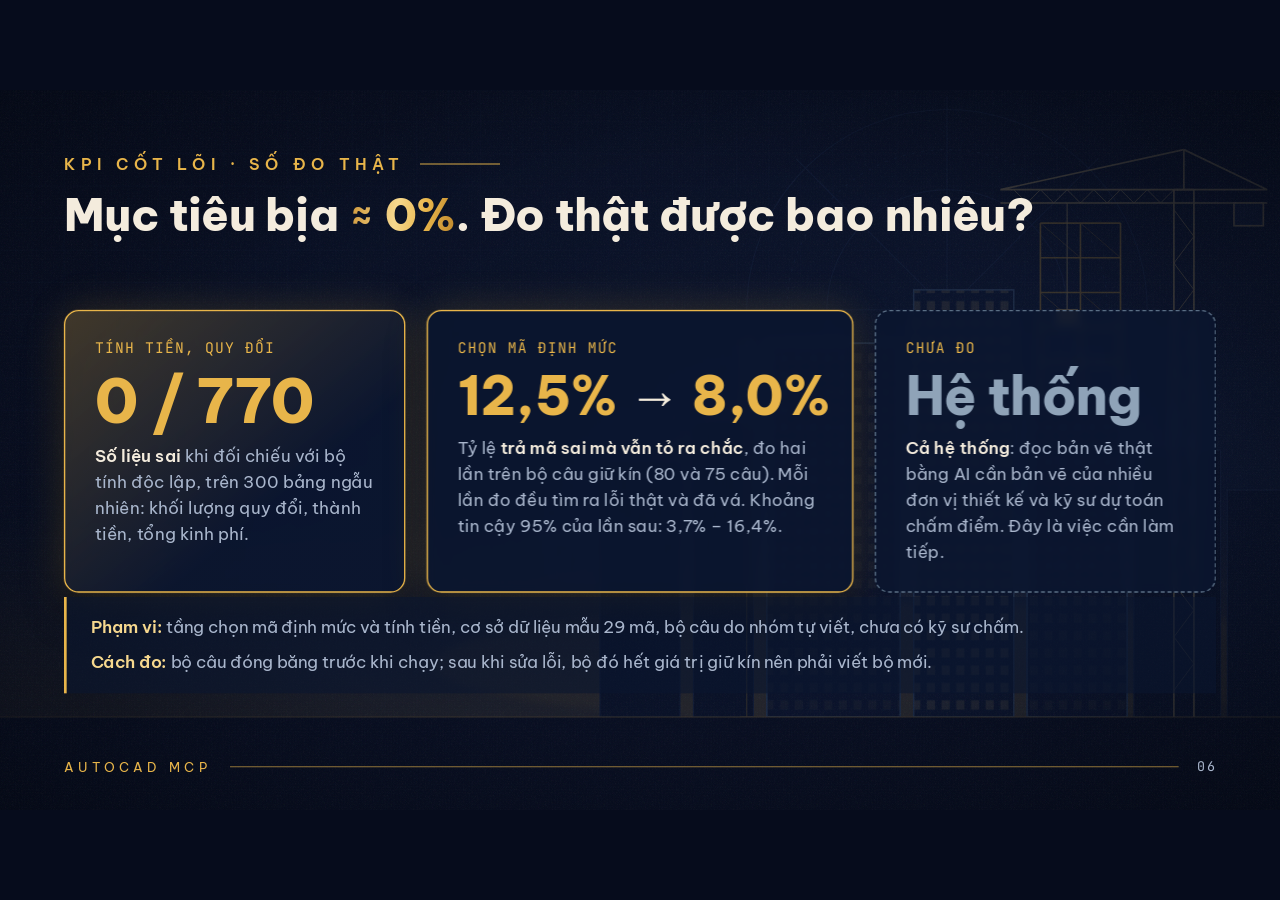
<file: slides/slide06.html>
<!doctype html>
<html lang="vi">
<head>
<meta charset="utf-8">
<meta name="viewport" content="width=device-width,initial-scale=1">
<title>06 · KPI cốt lõi</title>
<link rel="preconnect" href="https://fonts.googleapis.com"><link rel="preconnect" href="https://fonts.gstatic.com" crossorigin>
<link href="https://fonts.googleapis.com/css2?family=Be+Vietnam+Pro:wght@400;500;600;700;800;900&family=Noto+Serif:ital,wght@1,400;1,500&family=JetBrains+Mono:wght@400;500;600&display=swap" rel="stylesheet">
<link href="deck.css" rel="stylesheet">
<style>
  .head { position: absolute; left: 96px; top: 96px; display: flex; flex-direction: column; gap: 22px; z-index: 3; }
  .head h2 { font-size: 68px; }
  .grid { position: absolute; left: 96px; right: 96px; top: 330px; display: grid; grid-template-columns: 1fr 1.25fr 1fr; gap: 32px; z-index: 3; }
  .grid .card { padding: 40px 44px; display: flex; flex-direction: column; gap: 18px; }
  .grid .tag { font-family: var(--mono); font-size: 22px; letter-spacing: 2px; color: var(--gold); text-transform: uppercase; }
  .grid .big { font-size: 92px; white-space: nowrap; }
  .grid .big.sm { font-size: 80px; }
  .grid p { font-size: 26px; line-height: 1.5; color: var(--muted); }
  .grid p b { color: var(--ink); font-weight: 600; }
  .grid .card.hero { background: linear-gradient(140deg, rgba(232,181,74,.25), rgba(11,22,48,.85) 65%); }
  .grid .card.todo { border-style: dashed; border-color: #5B6F85; box-shadow: none; }
  .grid .card.todo .big { color: #8FA3B8; }
  .arrow { color: var(--ink); font-weight: 500; }
  .scope { position: absolute; left: 96px; right: 96px; top: 760px; z-index: 3; display: flex; flex-direction: column; gap: 14px; padding: 28px 36px; border-left: 4px solid var(--gold); background: rgba(11,22,48,.6); }
  .scope p { font-size: 25px; line-height: 1.5; color: var(--muted); }
  .scope b { color: var(--gold-2); font-weight: 600; }
</style>
</head>
<body>
<div class="stage" id="stage">
  <div class="bg"><div class="kb"><img class="scene" src="assets/scene-city.svg" alt=""></div></div>
  <div class="scrim full"></div><div class="vignette"></div><div class="grain"></div>

  <section class="head">
    <div class="eyebrow anim" style="--d:.2s">KPI cốt lõi · số đo thật</div>
    <h2><span class="mask"><span class="line" style="--d:.4s">Mục tiêu bịa <span class="hl">≈ 0%</span>. Đo thật được bao nhiêu?</span></span></h2>
  </section>

  <div class="grid">
    <div class="card glow hero anim" style="--d:.7s">
      <span class="tag">Tính tiền, quy đổi</span>
      <div class="big">0 / <span class="num" data-v="8592" data-delay="1">0</span></div>
      <p><b>Số liệu sai</b> khi đối chiếu với bộ tính độc lập, trên 300 bảng ngẫu nhiên: khối lượng quy đổi, thành tiền, tổng kinh phí.</p>
    </div>
    <div class="card glow anim" style="--d:.9s">
      <span class="tag">Chọn mã định mức</span>
      <div class="big sm">12,5% <span class="arrow">→</span> 8,0%</div>
      <p>Tỷ lệ <b>trả mã sai mà vẫn tỏ ra chắc</b>, đo hai lần trên bộ câu giữ kín (80 và 75 câu). Mỗi lần đo đều tìm ra lỗi thật và đã vá. Khoảng tin cậy 95% của lần sau: 3,7% – 16,4%.</p>
    </div>
    <div class="card todo anim" style="--d:1.1s">
      <span class="tag">Chưa đo</span>
      <div class="big sm">Hệ thống</div>
      <p><b>Cả hệ thống</b>: đọc bản vẽ thật bằng AI cần bản vẽ của nhiều đơn vị thiết kế và kỹ sư dự toán chấm điểm. Đây là việc cần làm tiếp.</p>
    </div>
  </div>

  <div class="scope anim" style="--d:1.5s">
    <p><b>Phạm vi:</b> tầng chọn mã định mức và tính tiền, cơ sở dữ liệu mẫu 29 mã, bộ câu do nhóm tự viết, chưa có kỹ sư chấm.</p>
    <p><b>Cách đo:</b> bộ câu đóng băng trước khi chạy; sau khi sửa lỗi, bộ đó hết giá trị giữ kín nên phải viết bộ mới.</p>
  </div>

  <footer class="foot anim" style="--d:1.8s">AUTOCAD MCP<span class="pg">06</span></footer>
</div>
<script src="deck.js"></script>
</body>
</html>
</file>
<file: slides/deck.css>
/* ===== AutoCAD MCP · Pitch deck · phong cách navy + vàng (TDU) ===== */
:root {
  --navy: #0B1630;
  --navy-2: #102044;
  --navy-3: #16294F;
  --ink: #F4ECDD;
  --muted: #A9B6CC;
  --gold: #E8B54A;
  --gold-2: #F6D88E;
  --red: #FF4D4F;
  --blue: #8FC1EA;
  --line: rgba(232, 181, 74, .45);
  --card: rgba(11, 22, 48, .78);
  --sans: "Be Vietnam Pro", "Segoe UI", Arial, sans-serif;
  --serif: "Noto Serif", Georgia, serif;
  --mono: "JetBrains Mono", Consolas, monospace;
  --ease: cubic-bezier(.16, 1, .3, 1);
}

* { box-sizing: border-box; margin: 0; padding: 0; }
html, body { width: 100%; height: 100%; overflow: hidden; background: #060C1C; }
body { font-family: var(--sans); color: var(--ink); cursor: pointer; -webkit-font-smoothing: antialiased; }

/* Sân khấu cố định 1920×1080, co giãn vừa khung */
.stage {
  position: absolute; left: 50%; top: 50%;
  width: 1920px; height: 1080px;
  transform: translate(-50%, -50%) scale(var(--s, 1));
  overflow: hidden; background: var(--navy);
}

/* ---------- Nền ---------- */
.bg { position: absolute; inset: 0; overflow: hidden; }
.bg .scene { position: absolute; inset: 0; width: 100%; height: 100%; object-fit: cover; }
.bg .photo { position: absolute; inset: 0; width: 100%; height: 100%; object-fit: cover; opacity: 0; transition: opacity 1.2s ease; }
body.has-photo .bg .photo { opacity: 1; }
body.has-photo .bg .scene { opacity: 0; }
.run .bg .kb { animation: kb 22s ease-out both; }
.kb { position: absolute; inset: 0; transform-origin: var(--kb-origin, 70% 50%); }
@keyframes kb { from { transform: scale(1.12); } to { transform: scale(1); } }

.scrim { position: absolute; inset: 0; background: linear-gradient(90deg, rgba(8,15,34,.97) 0%, rgba(8,15,34,.9) 34%, rgba(8,15,34,.45) 62%, rgba(8,15,34,.15) 100%); }
.scrim.full { background: rgba(8,15,34,.78); }
.scrim.bottom { background: linear-gradient(0deg, rgba(8,15,34,.95) 0%, rgba(8,15,34,.55) 55%, rgba(8,15,34,.35) 100%); }
.vignette { position: absolute; inset: 0; background: radial-gradient(ellipse at 50% 50%, transparent 55%, rgba(3,7,18,.75) 100%); pointer-events: none; }
.grain { position: absolute; inset: -50%; opacity: .07; pointer-events: none;
  background-image: url("data:image/svg+xml,%3Csvg xmlns='http://www.w3.org/2000/svg' width='160' height='160'%3E%3Cfilter id='n'%3E%3CfeTurbulence baseFrequency='.9' numOctaves='2'/%3E%3C/filter%3E%3Crect width='160' height='160' filter='url(%23n)'/%3E%3C/svg%3E");
  animation: grain 1.2s steps(4) infinite; }
@keyframes grain { 0%{transform:translate(0,0)} 25%{transform:translate(-3%,2%)} 50%{transform:translate(2%,-3%)} 75%{transform:translate(-2%,-1%)} 100%{transform:translate(0,0)} }

/* Bụi vàng bay */
.dust { position: absolute; inset: 0; pointer-events: none; }
.dust i { position: absolute; width: 4px; height: 4px; border-radius: 50%; background: var(--gold-2); box-shadow: 0 0 10px var(--gold); opacity: 0; animation: float 9s linear infinite; }
@keyframes float { 0%{opacity:0; transform:translateY(0)} 15%{opacity:.8} 100%{opacity:0; transform:translateY(-320px) translateX(60px)} }

/* ---------- Thương hiệu ---------- */
.brand { position: absolute; left: 96px; top: 72px; display: flex; align-items: center; gap: 28px; z-index: 5; }
.brand .logo { width: 104px; height: 104px; padding: 8px; border: 2px solid var(--line); background: rgba(255,255,255,.04); }
.brand .logo img { width: 100%; height: 100%; object-fit: contain; display: block; }
.brand .name { font-size: 22px; letter-spacing: 7px; color: var(--ink); opacity: .9; font-weight: 500; }
.brand.small .logo { width: 72px; height: 72px; padding: 6px; }
.brand.small .name { font-size: 18px; letter-spacing: 6px; }

/* ---------- Chữ ---------- */
.eyebrow { display: flex; align-items: center; gap: 24px; font-size: 24px; letter-spacing: 8px; text-transform: uppercase; color: var(--gold); font-weight: 600; }
.eyebrow::after { content: ""; width: 120px; height: 2px; background: var(--gold); opacity: .7; }
.eyebrow .tag { padding: 6px 14px; border: 1.5px solid var(--gold); border-radius: 6px; letter-spacing: 4px; font-family: var(--mono); font-size: 20px; }
h1, h2 { font-weight: 800; line-height: 1.04; letter-spacing: -1px; }
h1 { font-size: 132px; text-transform: uppercase; }
h2 { font-size: 72px; line-height: 1.12; }
.hl { background: linear-gradient(100deg, #C98E2E 0%, #F6D88E 45%, #E8B54A 70%, #B9822A 100%); -webkit-background-clip: text; background-clip: text; color: transparent; -webkit-text-fill-color: transparent; padding-block: .3em; -webkit-box-decoration-break: clone; box-decoration-break: clone; }
.mask .line.hl { margin-block: -.3em; }
.serif { font-family: var(--serif); font-style: italic; font-weight: 400; }
.lead { font-family: var(--serif); font-style: italic; font-size: 46px; line-height: 1.3; color: var(--ink); }
.body { font-size: 28px; line-height: 1.5; color: var(--muted); }
.mono { font-family: var(--mono); }
.rule { width: 128px; height: 6px; background: #D2482F; border-radius: 2px; }

.mask { display: block; overflow: hidden; padding: .3em 0 .25em; margin: -.3em 0 -.25em; }
.mask .line { display: block; transform: translateY(110%); }
.run .mask .line { animation: up 1s var(--ease) both; animation-delay: var(--d, 0s); }
@keyframes up { to { transform: translateY(0); } }

.anim { opacity: 0; }
.run .anim { animation: fadeUp .9s var(--ease) both; animation-delay: var(--d, 0s); }
@keyframes fadeUp { from { opacity: 0; transform: translateY(28px); } to { opacity: 1; transform: none; } }
.run .anim.zoom { animation-name: zoomIn; }
@keyframes zoomIn { from { opacity: 0; transform: scale(.92); } to { opacity: 1; transform: none; } }
.run .anim.left { animation-name: fromLeft; }
@keyframes fromLeft { from { opacity: 0; transform: translateX(-40px); } to { opacity: 1; transform: none; } }

/* ---------- Thành phần ---------- */
.chips { display: flex; gap: 22px; list-style: none; flex-wrap: wrap; }
.chips li { font-family: var(--serif); font-size: 32px; padding: 12px 40px; border: 2px solid var(--gold); border-radius: 999px; color: var(--ink); background: rgba(11,22,48,.55); }

.card { background: var(--card); border: 2px solid var(--line); border-radius: 22px; overflow: hidden; backdrop-filter: blur(6px); box-shadow: 0 30px 60px rgba(0,0,0,.35); }
.card.glow { border-color: var(--gold); box-shadow: 0 0 0 1px rgba(232,181,74,.2), 0 0 60px rgba(232,181,74,.18), 0 30px 60px rgba(0,0,0,.35); }
.big { font-weight: 800; font-size: 76px; line-height: 1; color: var(--gold); letter-spacing: -1px; }
.pill { display: flex; align-items: center; gap: 22px; padding: 20px 36px; border: 2px solid var(--gold); border-radius: 22px; background: rgba(11,22,48,.7); font-size: 28px; font-weight: 600; }
.pill .ico { width: 56px; height: 56px; color: var(--gold); flex: none; }
.pill .sep { width: 2px; height: 48px; background: var(--line); }
.check { display: flex; align-items: center; gap: 16px; font-size: 26px; color: var(--muted); }
.check svg { width: 44px; height: 44px; color: var(--gold); flex: none; }

/* Ảnh minh hoạ trong khung: dùng ảnh thật nếu có (data-photo), không thì giữ hình vẽ */
.frame { position: relative; overflow: hidden; }
.frame > .ph { position: absolute; inset: 0; width: 100%; height: 100%; object-fit: cover; opacity: 0; transition: opacity .8s; }
.frame.loaded > .ph { opacity: 1; }
.frame.loaded > .art { visibility: hidden; }

/* Chân trang */
.foot { position: absolute; left: 96px; right: 96px; bottom: 52px; display: flex; align-items: center; gap: 28px; font-size: 20px; letter-spacing: 6px; color: var(--gold); z-index: 5; }
.foot::after { content: ""; flex: 1; height: 1.5px; background: var(--line); order: 1; }
.foot .pg { order: 2; font-family: var(--mono); letter-spacing: 2px; color: var(--muted); }
.note { font-size: 20px; color: var(--muted); letter-spacing: 1px; font-style: italic; }

/* ---------- Laptop + ứng dụng (mockup) ---------- */
.laptop { position: absolute; }
.laptop .lid { position: relative; background: #0A0F1C; border: 2px solid #2A3550; border-radius: 26px 26px 6px 6px; padding: 22px; box-shadow: 0 50px 90px rgba(0,0,0,.55), 0 0 80px rgba(232,181,74,.12); }
.laptop .base { height: 26px; margin: 0 -70px; background: linear-gradient(#3A4560, #1B2236); border-radius: 0 0 26px 26px; position: relative; }
.laptop .base::after { content: ""; position: absolute; left: 50%; top: 0; width: 180px; height: 9px; transform: translateX(-50%); background: #0E1424; border-radius: 0 0 10px 10px; }
.app { width: 100%; aspect-ratio: 16 / 10; background: #0E1628; border-radius: 6px; overflow: hidden; display: grid; grid-template-rows: 52px 1fr; font-size: 18px; }
.app .bar { display: flex; align-items: center; gap: 10px; padding: 0 18px; background: #131E36; border-bottom: 1px solid #22304F; color: #C9D4E6; font-size: 17px; }
.app .bar i { width: 11px; height: 11px; border-radius: 50%; background: #2C3A5C; }
.app .bar b { margin-left: 10px; font-weight: 600; }
.app .bar .file { margin-left: auto; font-family: var(--mono); font-size: 13px; color: var(--gold-2); background: rgba(232,181,74,.12); padding: 3px 10px; border-radius: 6px; }
.app .main { display: grid; grid-template-columns: 40% 60%; min-height: 0; }
.app .chat { padding: 20px; display: flex; flex-direction: column; gap: 14px; border-right: 1px solid #22304F; overflow: hidden; }
.msg { padding: 12px 14px; border-radius: 12px; line-height: 1.45; font-size: 19px; max-width: 94%; opacity: 0; }
.msg.me { align-self: flex-end; background: #E8B54A; color: #1A1406; font-weight: 600; border-bottom-right-radius: 4px; }
.msg.ai { background: #17233F; color: #DCE4F2; border: 1px solid #263659; border-bottom-left-radius: 4px; }
.msg.tool { font-family: var(--mono); font-size: 15px; color: #8FC1EA; background: rgba(143,193,234,.08); border: 1px dashed rgba(143,193,234,.35); }
.msg .src { display: inline-block; margin-top: 6px; font-family: var(--mono); font-size: 14px; color: var(--gold-2); background: rgba(232,181,74,.12); padding: 2px 8px; border-radius: 5px; }
.msg b.n { color: var(--gold-2); font-size: 22px; }
.run .msg { animation: fadeUp .6s var(--ease) both; animation-delay: var(--d, 0s); }
.viewer { position: relative; background: #0B1222; }
.viewer img { position: absolute; inset: 0; width: 100%; height: 100%; object-fit: contain; }
.viewer .tag { position: absolute; left: 16px; top: 14px; font-family: var(--mono); font-size: 14px; color: #8FC1EA; letter-spacing: 1px; }

/* Vòng khoanh đỏ trên bản vẽ */
.ring { position: absolute; width: 9%; aspect-ratio: 1; transform: translate(-50%, -50%) scale(.4); border: 3px solid var(--red); border-radius: 50%; box-shadow: 0 0 18px rgba(255,77,79,.75), inset 0 0 12px rgba(255,77,79,.4); opacity: 0; }
.run .ring { animation: ring .7s var(--ease) both, pulse 2.2s ease-in-out infinite; animation-delay: var(--d, 0s), calc(var(--d, 0s) + .7s); }
@keyframes ring { to { opacity: 1; transform: translate(-50%, -50%) scale(1); } }
@keyframes pulse { 50% { box-shadow: 0 0 34px rgba(255,77,79,.95), inset 0 0 18px rgba(255,77,79,.55); } }
.ring-label { position: absolute; transform: translate(-50%, 0); font-family: var(--mono); font-size: 15px; color: #fff; background: var(--red); padding: 2px 7px; border-radius: 4px; opacity: 0; white-space: nowrap; }
.run .ring-label { animation: fadeUp .5s var(--ease) both; animation-delay: var(--d, 0s); }

/* Đường vẽ tự hiện (stroke) */
.draw path, .draw line, .draw rect, .draw circle { stroke-dasharray: var(--len, 1200); stroke-dashoffset: var(--len, 1200); }
.run .draw path, .run .draw line, .run .draw rect, .run .draw circle { animation: draw 2.4s ease-out both; animation-delay: var(--d, 0s); }
@keyframes draw { to { stroke-dashoffset: 0; } }
</file>
